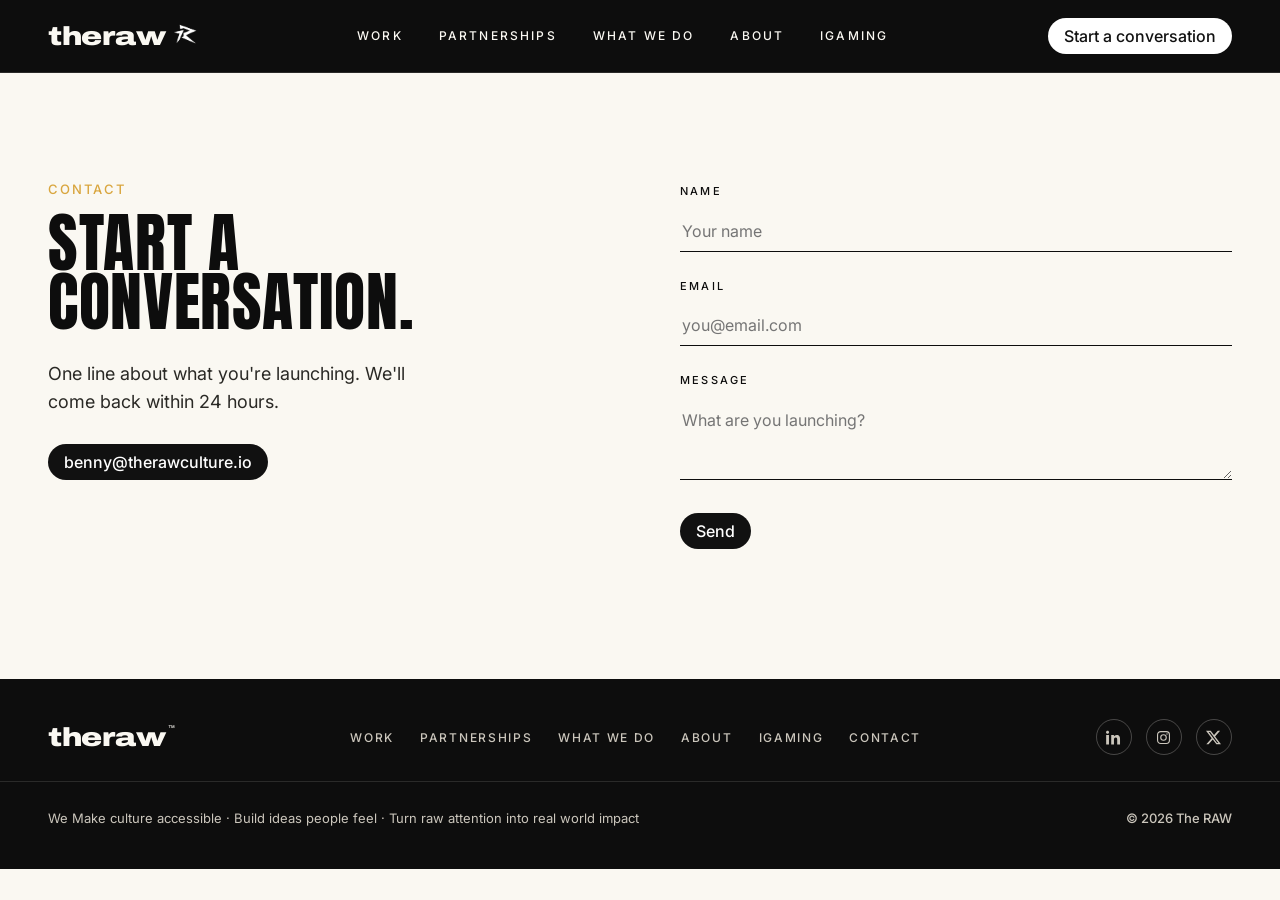
<file: Pages/contact.html>
<!DOCTYPE html>
<html lang="en">
<head>
<meta charset="UTF-8">
<meta name="viewport" content="width=device-width, initial-scale=1.0">
<title>Contact — theraw.</title>
<link rel="preconnect" href="https://fonts.googleapis.com">
<link rel="preconnect" href="https://fonts.gstatic.com" crossorigin>
<link href="https://fonts.googleapis.com/css2?family=Anton&family=Archivo:ital,wdth,wght@0,100,500;0,100,600;0,125,900&family=Inter:wght@400;500;700&display=swap" rel="stylesheet">
<script src="../image-slot.js"></script>
<script src="../site.js" defer></script>
<link rel="stylesheet" href="../site.css">
<link rel="icon" type="image/png" href="../assets/favicon.png">
</head>
<body>

<nav>
  <div class="wrap nav-inner">
    <a href="index.html" class="lockup">theraw<img class="rmark" src="../assets/logo-r.png" alt="The Raw"></a>
    <div class="nav-links">
      <a href="work.html">Work</a>
      <a href="partnerships.html">Partnerships</a>
      <a href="what-we-do.html">What we do</a>
      <a href="about.html">About</a>
      <a href="igaming.html">iGaming</a>
    </div>
    <a href="contact.html" class="raw-btn raw-btn-primary">Start a conversation</a>
  </div>
</nav>

<div class="contact-page">
  <div class="wrap contact-grid">
    <div class="contact-left">
      <div class="kicker">Contact</div>
      <h2>Start a conversation.</h2>
      <p>One line about what you're launching. We'll come back within 24 hours.</p>
      <a class="raw-btn raw-btn-ghost-ink" href="mailto:benny@therawculture.io">benny@therawculture.io</a>
    </div>
    <div>
      <form onsubmit="event.preventDefault();alert('Mockup only — form not wired up.')">
        <div class="field"><label>Name</label><input placeholder="Your name"></div>
        <div class="field"><label>Email</label><input placeholder="you@email.com"></div>
        <div class="field"><label>Message</label><textarea placeholder="What are you launching?"></textarea></div>
        <button class="raw-btn raw-btn-ink" type="submit">Send</button>
      </form>
    </div>
  </div>
</div>

<footer>
  <div class="wrap foot-inner" style="padding-bottom:26px;border-bottom:1px solid rgba(250,248,242,.12);margin-bottom:26px">
    <span class="lockup" style="color:var(--cream)">theraw<span class="tm">™</span></span>
    <div class="foot-nav">
      <a href="work.html">Work</a>
      <a href="partnerships.html">Partnerships</a>
      <a href="what-we-do.html">What we do</a>
      <a href="about.html">About</a>
      <a href="igaming.html">iGaming</a>
      <a href="contact.html">Contact</a>
    </div>
    <div class="foot-social">
      <a href="#" aria-label="LinkedIn"><svg viewBox="0 0 24 24" fill="currentColor"><path d="M4.98 3.5C4.98 4.88 3.87 6 2.5 6S0 4.88 0 3.5 1.12 1 2.5 1s2.48 1.12 2.48 2.5zM.24 8.1h4.52V23H.24V8.1zM8.34 8.1h4.33v2.04h.06c.6-1.14 2.08-2.34 4.28-2.34 4.58 0 5.43 3.01 5.43 6.93V23h-4.52v-7.24c0-1.73-.03-3.95-2.41-3.95-2.41 0-2.78 1.88-2.78 3.83V23H8.34V8.1z"/></svg></a>
      <a href="#" aria-label="Instagram"><svg viewBox="0 0 24 24" fill="none" stroke="currentColor" stroke-width="1.8"><rect x="2.5" y="2.5" width="19" height="19" rx="5"/><circle cx="12" cy="12" r="4.4"/><circle cx="17.6" cy="6.4" r="1.1" fill="currentColor" stroke="none"/></svg></a>
      <a href="#" aria-label="X"><svg viewBox="0 0 24 24" fill="currentColor"><path d="M18.9 1.15h3.68l-8.04 9.19L24 22.85h-7.41l-5.8-7.58-6.64 7.58H.47l8.6-9.83L0 1.15h7.59l5.24 6.93 6.07-6.93zm-1.29 19.5h2.04L6.49 3.24H4.3l13.31 17.41z"/></svg></a>
    </div>
  </div>
  <div class="wrap foot-inner">
    <span>We Make culture accessible · Build ideas people feel · Turn raw attention into real world impact</span>
    <span class="mono">© 2026 The RAW</span>
  </div>
</footer>
</body>
</html>
</file>
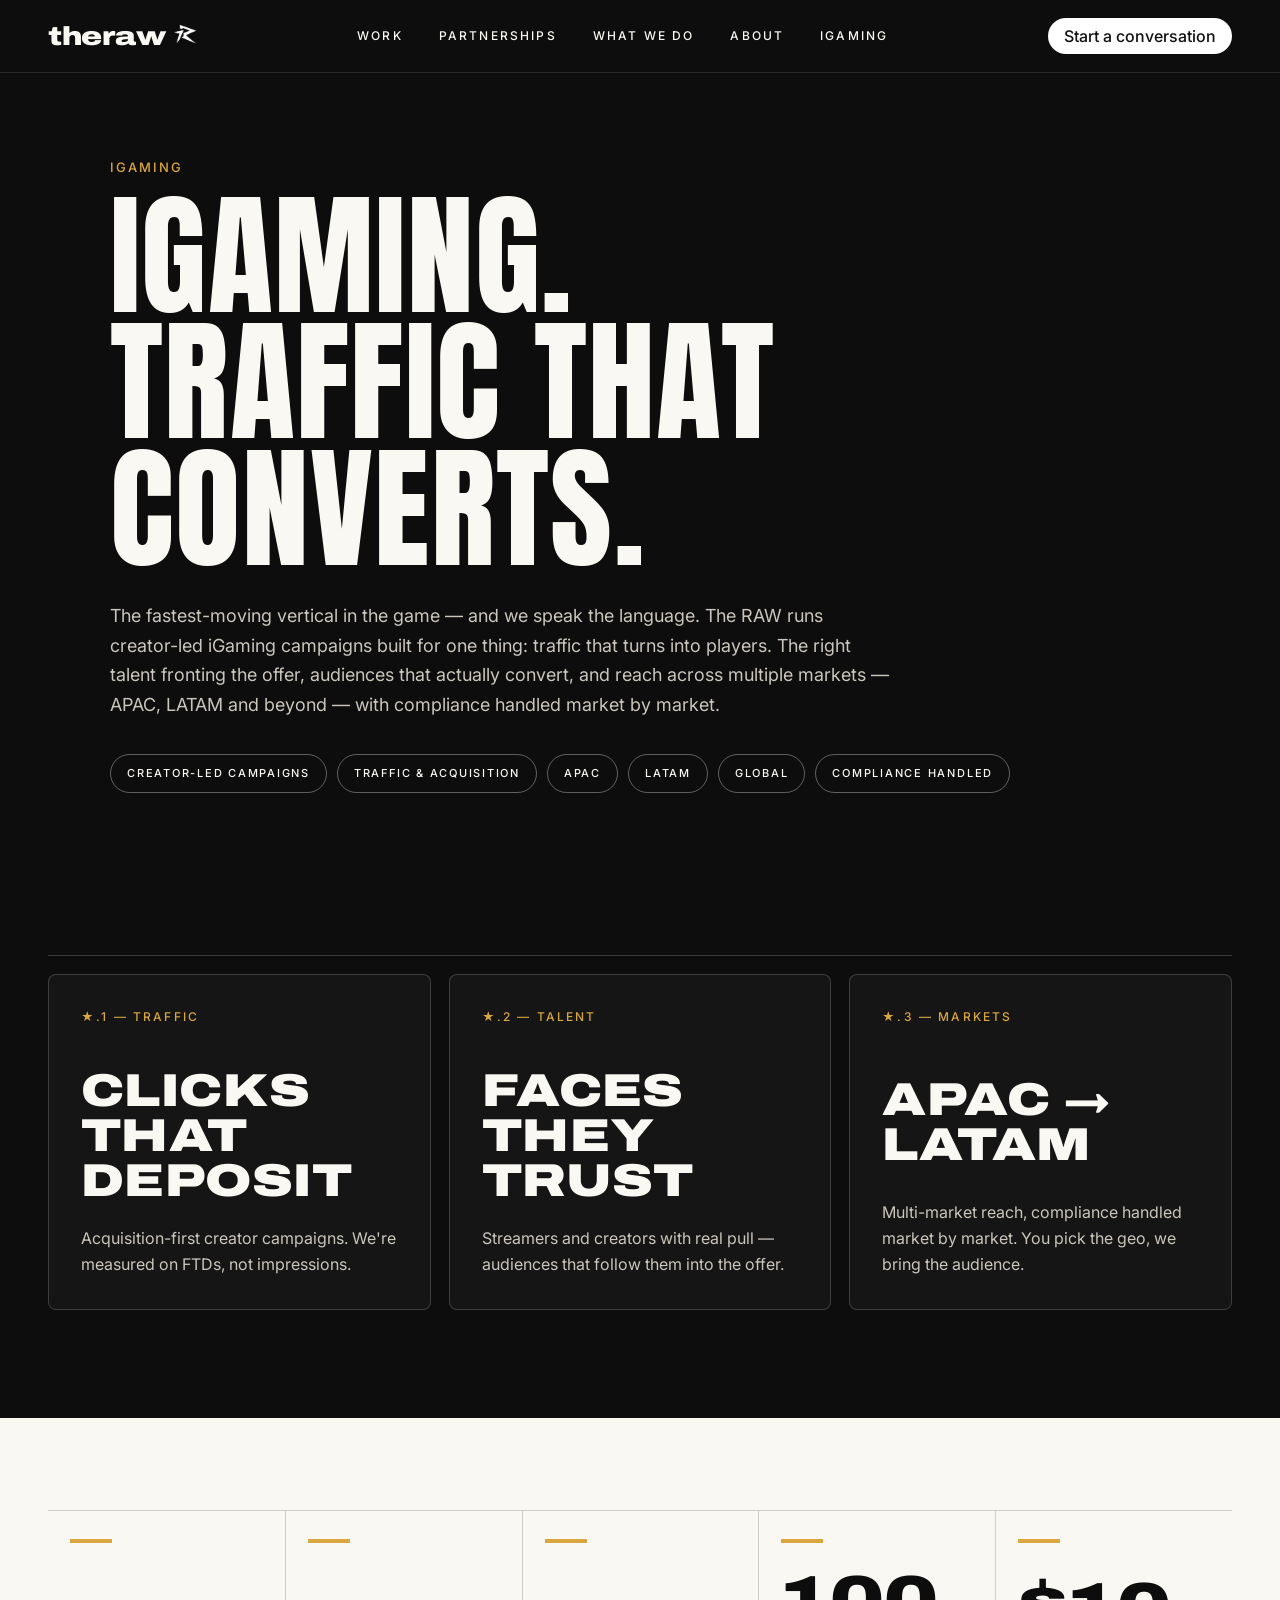
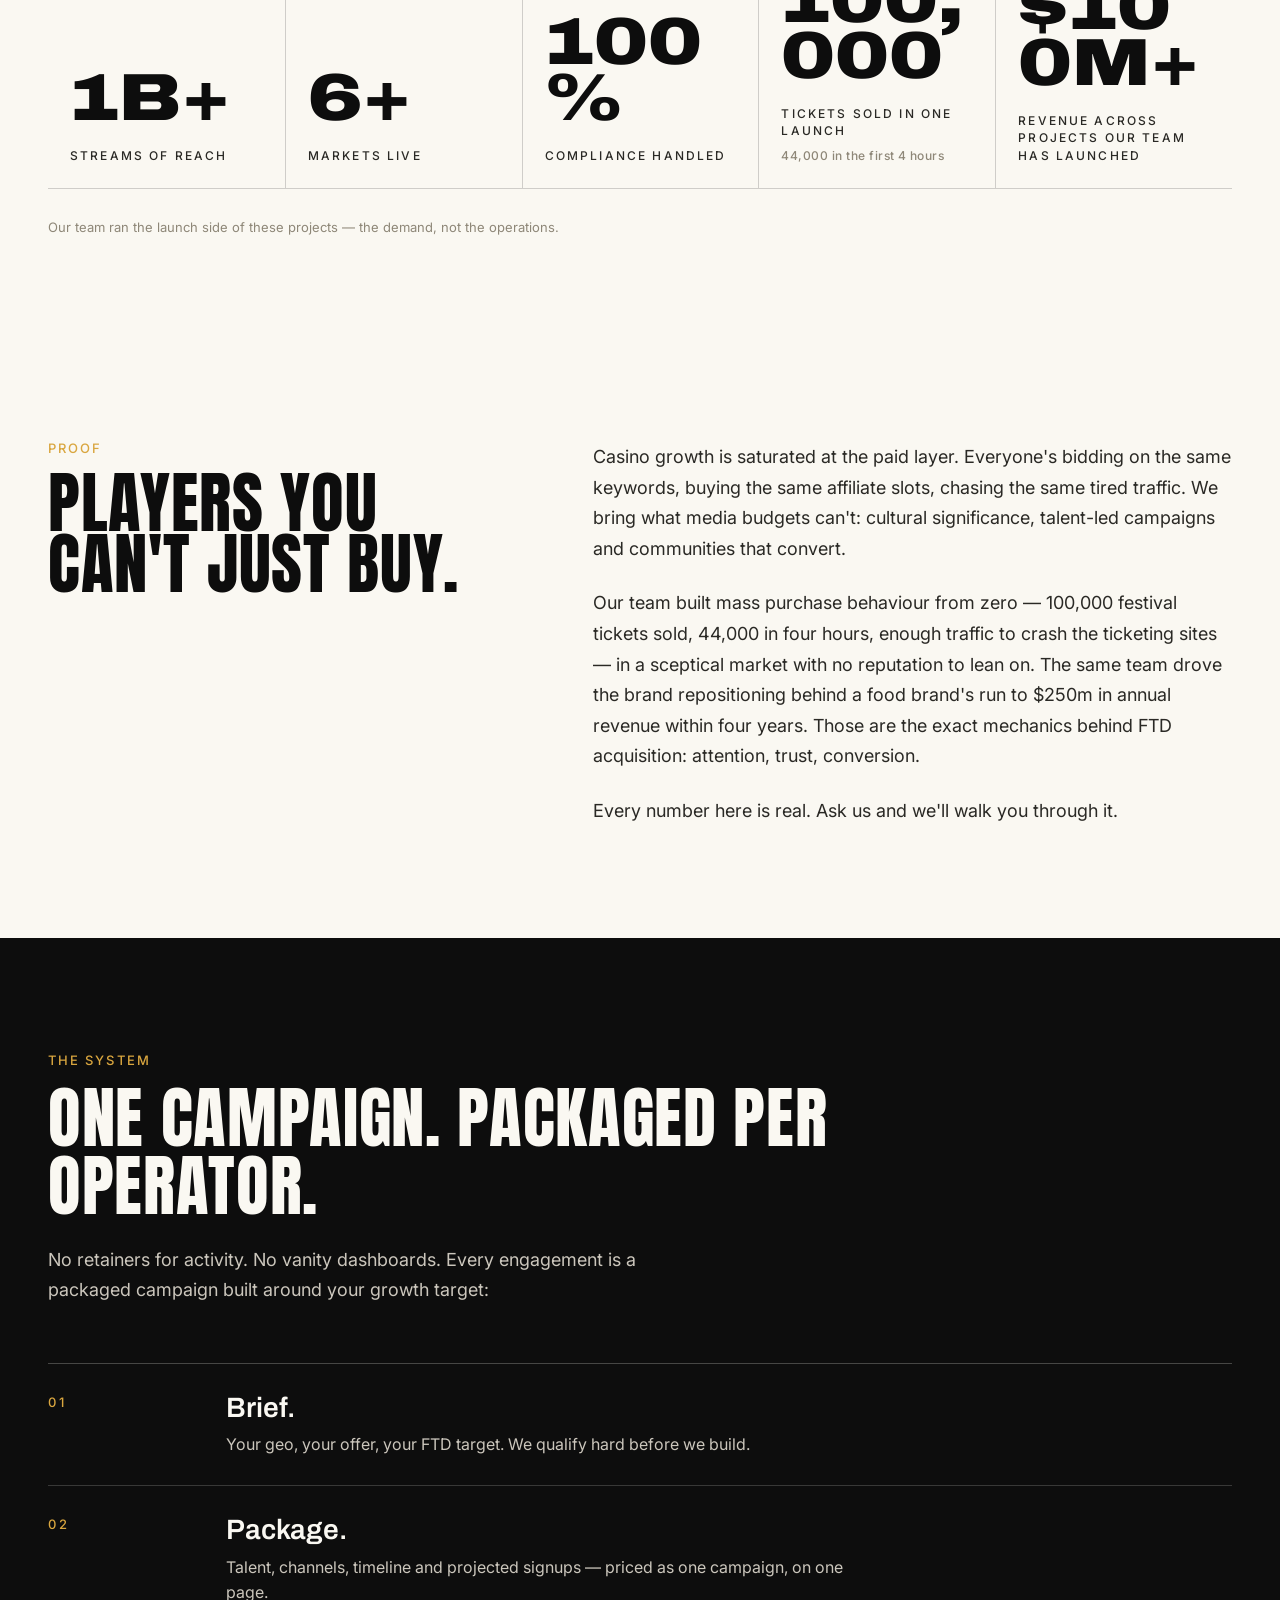
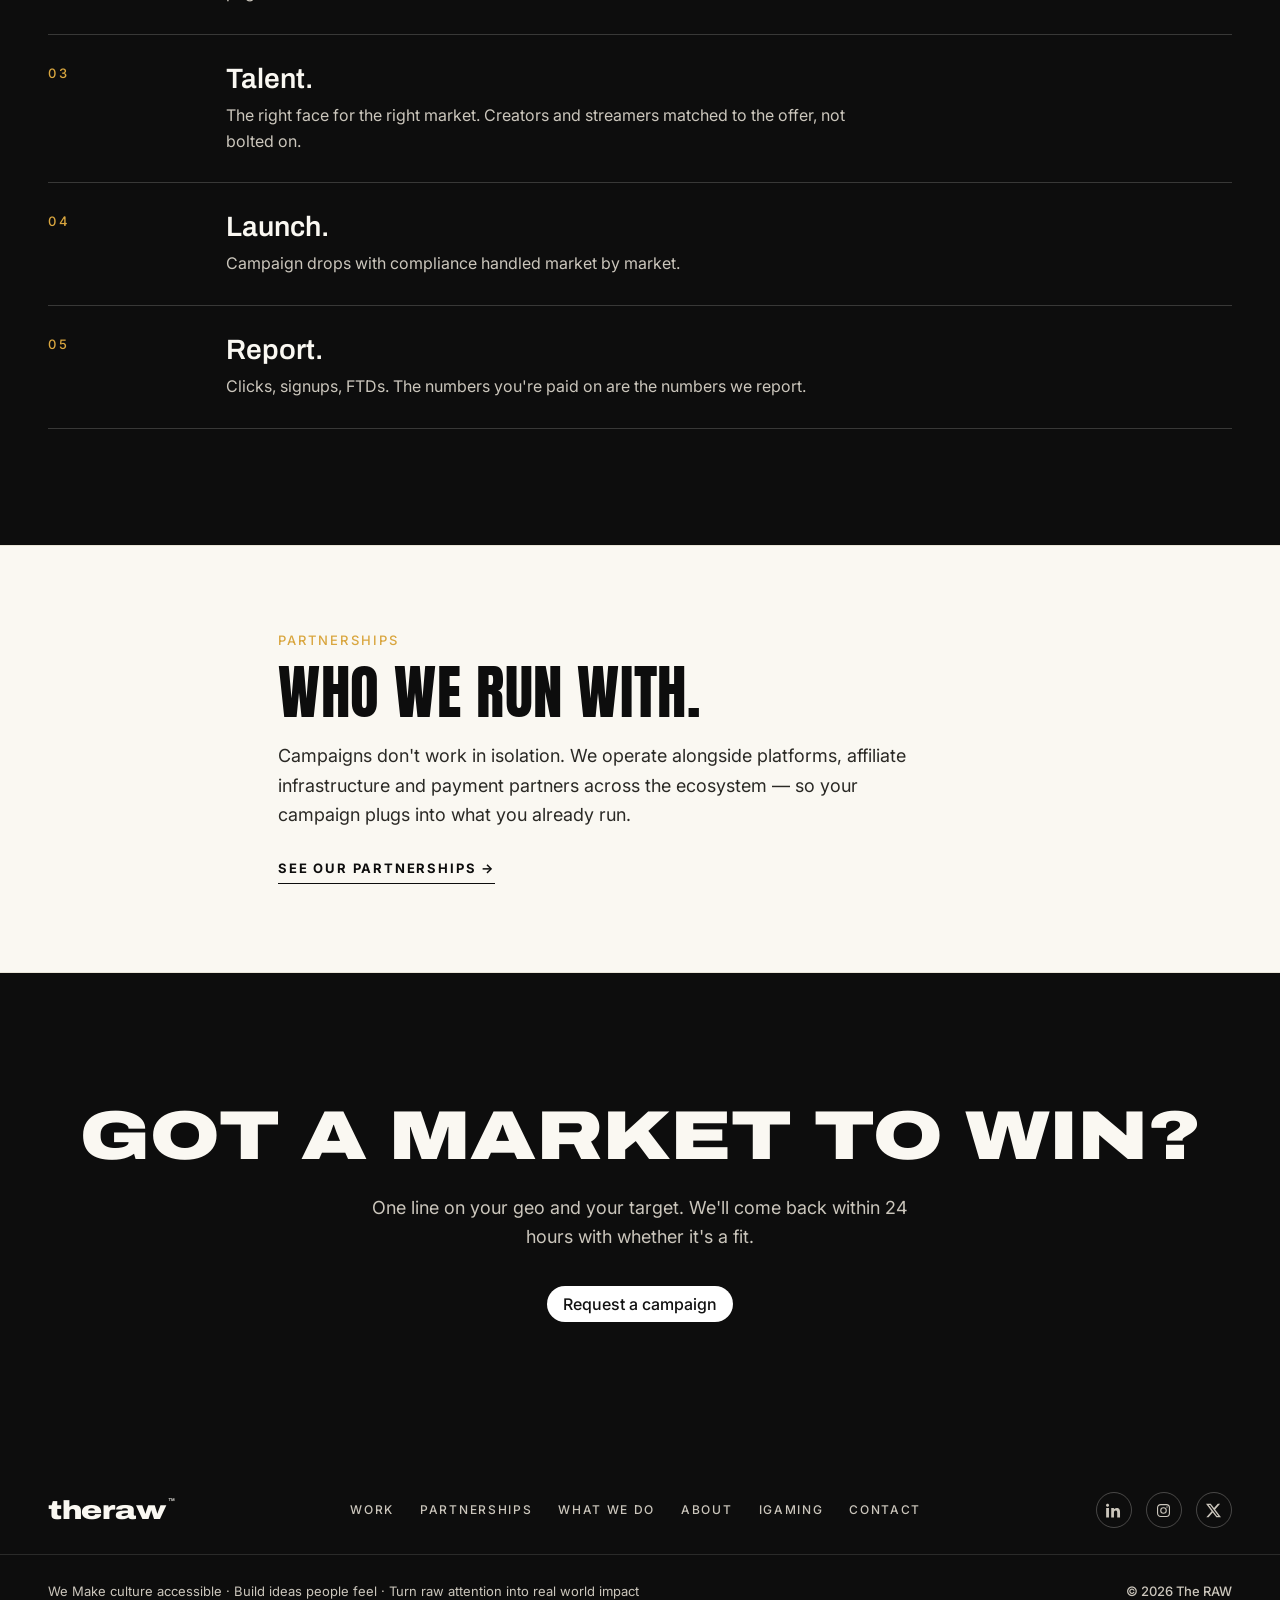
<file: Pages/igaming.html>
<!DOCTYPE html>
<html lang="en">
<head>
<meta charset="UTF-8">
<meta name="viewport" content="width=device-width, initial-scale=1.0">
<title>iGaming — Traffic That Converts | The RAW</title>
<meta name="description" content="Creator-led iGaming campaigns built for FTDs. Talent, traffic and multi-market reach across APAC, LATAM and beyond — compliance handled market by market.">
<meta property="og:title" content="iGaming — Traffic That Converts | The RAW">
<meta property="og:description" content="Creator-led iGaming campaigns built for FTDs. Talent, traffic and multi-market reach across APAC, LATAM and beyond — compliance handled market by market.">
<meta property="og:type" content="website">
<meta property="og:image" content="../assets/og-igaming.png">
<meta property="og:site_name" content="The RAW">
<meta name="twitter:card" content="summary_large_image">
<meta name="twitter:title" content="iGaming — Traffic That Converts | The RAW">
<meta name="twitter:description" content="Creator-led iGaming campaigns built for FTDs. Talent, traffic and multi-market reach across APAC, LATAM and beyond — compliance handled market by market.">
<meta name="twitter:image" content="../assets/og-igaming.png">
<link rel="preconnect" href="https://fonts.googleapis.com">
<link rel="preconnect" href="https://fonts.gstatic.com" crossorigin>
<link href="https://fonts.googleapis.com/css2?family=Anton&family=Archivo:ital,wdth,wght@0,100,500;0,100,600;0,125,900&family=Inter:wght@400;500;700&display=swap" rel="stylesheet">
<script src="../image-slot.js"></script>
<script src="../site.js" defer></script>
<link rel="stylesheet" href="../site.css">
<link rel="icon" type="image/png" href="../assets/favicon.png">
</head>
<body class="dark-page igaming-page">

<nav>
  <div class="wrap nav-inner">
    <a href="index.html" class="lockup">theraw<img class="rmark" src="../assets/logo-r.png" alt="The Raw"></a>
    <div class="nav-links">
      <a href="work.html">Work</a>
      <a href="partnerships.html">Partnerships</a>
      <a href="what-we-do.html">What we do</a>
      <a href="about.html">About</a>
      <a href="igaming.html">iGaming</a>
    </div>
    <a href="contact.html" class="raw-btn raw-btn-primary">Start a conversation</a>
  </div>
</nav>

<header class="ig-hero">
  <div class="wrap">
    <div class="ig-copy">
      <div class="kicker">iGaming</div>
      <h1><span>IGAMING.</span><span>TRAFFIC THAT CONVERTS.</span></h1>
      <p>The fastest-moving vertical in the game &mdash; and we speak the language. The RAW runs creator-led iGaming campaigns built for one thing: traffic that turns into players. The right talent fronting the offer, audiences that actually convert, and reach across multiple markets &mdash; APAC, LATAM and beyond &mdash; with compliance handled market by market.</p>
      <div class="ig-badges" aria-label="Campaign capabilities">
        <span>Creator-led campaigns</span>
        <span>Traffic &amp; acquisition</span>
        <span>APAC</span>
        <span>LATAM</span>
        <span>Global</span>
        <span>Compliance handled</span>
      </div>
      <a class="raw-btn raw-btn-primary" href="mailto:benny@therawculture.io?subject=iGaming%20campaign%20request">Request a campaign</a>
    </div>
  </div>
</header>

<section class="ig-pillars" aria-label="iGaming campaign pillars">
  <div class="wrap">
    <div class="ig-pillars-grid">
      <article class="ig-pillar-card">
        <span>&#9733;.1 &mdash; Traffic</span>
        <h2>CLICKS THAT DEPOSIT</h2>
        <p>Acquisition-first creator campaigns. We're measured on FTDs, not impressions.</p>
      </article>
      <article class="ig-pillar-card">
        <span>&#9733;.2 &mdash; Talent</span>
        <h2>FACES THEY TRUST</h2>
        <p>Streamers and creators with real pull &mdash; audiences that follow them into the offer.</p>
      </article>
      <article class="ig-pillar-card">
        <span>&#9733;.3 &mdash; Markets</span>
        <h2>APAC &rarr; LATAM</h2>
        <p>Multi-market reach, compliance handled market by market. You pick the geo, we bring the audience.</p>
      </article>
    </div>
  </div>
</section>

<section class="ig-stats" aria-label="The RAW iGaming proof points">
  <div class="wrap">
    <div class="ig-stats-grid proof-stats proof-stats-light proof-stats-five">
      <div class="ig-stat proof-stat"><div class="num proof-stat-number">1B+</div><p class="proof-stat-label">Streams of reach</p></div>
      <div class="ig-stat proof-stat"><div class="num proof-stat-number">6+</div><p class="proof-stat-label">Markets live</p></div>
      <div class="ig-stat proof-stat"><div class="num proof-stat-number">100%</div><p class="proof-stat-label">Compliance handled</p></div>
      <div class="ig-stat proof-stat"><div class="num proof-stat-number">100,000</div><p class="proof-stat-label">Tickets sold in one launch <span>44,000 in the first 4 hours</span></p></div>
      <div class="ig-stat proof-stat"><div class="num proof-stat-number">$100m+</div><p class="proof-stat-label">Revenue across projects our team has launched</p></div>
    </div>
    <p class="ig-note proof-stat-note">Our team ran the launch side of these projects &mdash; the demand, not the operations.</p>
  </div>
</section>

<section class="ig-proof">
  <div class="wrap ig-proof-grid">
    <div class="ig-proof-heading">
      <div class="kicker">Proof</div>
      <h2>Players you can't just buy.</h2>
    </div>
    <div class="ig-proof-copy">
      <p>Casino growth is saturated at the paid layer. Everyone's bidding on the same keywords, buying the same affiliate slots, chasing the same tired traffic. We bring what media budgets can't: cultural significance, talent-led campaigns and communities that convert.</p>
      <p>Our team built mass purchase behaviour from zero &mdash; 100,000 festival tickets sold, 44,000 in four hours, enough traffic to crash the ticketing sites &mdash; in a sceptical market with no reputation to lean on. The same team drove the brand repositioning behind a food brand's run to $250m in annual revenue within four years. Those are the exact mechanics behind FTD acquisition: attention, trust, conversion.</p>
      <p>Every number here is real. Ask us and we'll walk you through it.</p>
    </div>
  </div>
</section>

<section class="ig-system">
  <div class="wrap">
    <div class="ig-system-intro">
      <div class="kicker">The system</div>
      <h2>One campaign. Packaged per operator.</h2>
      <p>No retainers for activity. No vanity dashboards. Every engagement is a packaged campaign built around your growth target:</p>
    </div>
    <div class="ig-system-list">
      <div class="ig-system-step"><span>01</span><div><strong>Brief.</strong><p>Your geo, your offer, your FTD target. We qualify hard before we build.</p></div></div>
      <div class="ig-system-step"><span>02</span><div><strong>Package.</strong><p>Talent, channels, timeline and projected signups &mdash; priced as one campaign, on one page.</p></div></div>
      <div class="ig-system-step"><span>03</span><div><strong>Talent.</strong><p>The right face for the right market. Creators and streamers matched to the offer, not bolted on.</p></div></div>
      <div class="ig-system-step"><span>04</span><div><strong>Launch.</strong><p>Campaign drops with compliance handled market by market.</p></div></div>
      <div class="ig-system-step"><span>05</span><div><strong>Report.</strong><p>Clicks, signups, FTDs. The numbers you're paid on are the numbers we report.</p></div></div>
    </div>
  </div>
</section>

<section class="ig-hand-off">
  <div class="wrap ig-hand-off-copy">
    <div class="kicker">Partnerships</div>
    <h2>Who we run with.</h2>
    <p>Campaigns don't work in isolation. We operate alongside platforms, affiliate infrastructure and payment partners across the ecosystem &mdash; so your campaign plugs into what you already run.</p>
    <a class="ig-text-link" href="partnerships.html">See our partnerships &rarr;</a>
  </div>
</section>

<section class="close-cta ig-close">
  <div class="wrap">
    <h2>GOT A MARKET TO WIN?</h2>
    <p>One line on your geo and your target. We'll come back within 24 hours with whether it's a fit.</p>
    <a class="raw-btn raw-btn-primary" href="mailto:benny@therawculture.io?subject=iGaming%20campaign%20request">Request a campaign</a>
  </div>
</section>

<footer>
  <div class="wrap foot-inner" style="padding-bottom:26px;border-bottom:1px solid rgba(250,248,242,.12);margin-bottom:26px">
    <span class="lockup" style="color:var(--cream)">theraw<span class="tm">™</span></span>
    <div class="foot-nav">
      <a href="work.html">Work</a>
      <a href="partnerships.html">Partnerships</a>
      <a href="what-we-do.html">What we do</a>
      <a href="about.html">About</a>
      <a href="igaming.html">iGaming</a>
      <a href="contact.html">Contact</a>
    </div>
    <div class="foot-social">
      <a href="#" aria-label="LinkedIn"><svg viewBox="0 0 24 24" fill="currentColor"><path d="M4.98 3.5C4.98 4.88 3.87 6 2.5 6S0 4.88 0 3.5 1.12 1 2.5 1s2.48 1.12 2.48 2.5zM.24 8.1h4.52V23H.24V8.1zM8.34 8.1h4.33v2.04h.06c.6-1.14 2.08-2.34 4.28-2.34 4.58 0 5.43 3.01 5.43 6.93V23h-4.52v-7.24c0-1.73-.03-3.95-2.41-3.95-2.41 0-2.78 1.88-2.78 3.83V23H8.34V8.1z"/></svg></a>
      <a href="#" aria-label="Instagram"><svg viewBox="0 0 24 24" fill="none" stroke="currentColor" stroke-width="1.8"><rect x="2.5" y="2.5" width="19" height="19" rx="5"/><circle cx="12" cy="12" r="4.4"/><circle cx="17.6" cy="6.4" r="1.1" fill="currentColor" stroke="none"/></svg></a>
      <a href="#" aria-label="X"><svg viewBox="0 0 24 24" fill="currentColor"><path d="M18.9 1.15h3.68l-8.04 9.19L24 22.85h-7.41l-5.8-7.58-6.64 7.58H.47l8.6-9.83L0 1.15h7.59l5.24 6.93 6.07-6.93zm-1.29 19.5h2.04L6.49 3.24H4.3l13.31 17.41z"/></svg></a>
    </div>
  </div>
  <div class="wrap foot-inner">
    <span>We Make culture accessible · Build ideas people feel · Turn raw attention into real world impact</span>
    <span class="mono">© 2026 The RAW</span>
  </div>
</footer>
</body>
</html>
</file>
<file: site.css>
/* THE RAW — shared site styles */
  :root{
    --cream:#FAF8F2;
    --ink:#0D0D0D;
    --orange:#D9A63F;
    --lime:#E9E5D8;
    --purple:#8A6512;
    --red:#8A6512;
    --volt:#D9A63F;
    --grey:#CBC6BC;
    /* ---- Type families ---- */
    --font-body:'Inter',sans-serif;      /* Body + Caption/Label (unchanged) */
    --font-archivo:'Archivo',sans-serif; /* Archivo — H1, H3, H4, H5 */
    --font-anton:'Anton',sans-serif;     /* Anton — H2 (Poster Cut) */
    /* ---- Heading scale (H1–H5) ---- */
    --font-h1:var(--font-archivo);  /* H1 · Hero/Campaign · Archivo Black 900, Expanded 125% */
    --font-h2:var(--font-anton);    /* H2 · Poster Cut · Anton */
    --font-h3:var(--font-archivo);  /* H3 · Archivo SemiBold 600 */
    --font-h4:var(--font-archivo);  /* H4 · Archivo SemiBold 600 */
    --font-h5:var(--font-archivo);  /* H5 · Archivo Medium 500 */
    /* ---- Back-compat aliases (existing component rules resolve through these) ---- */
    --font-heading:var(--font-h3);  /* Archivo heading family (H3–H5) */
    --font-campaign:var(--font-h1); /* Hero/Campaign → H1 */
    --font-poster:var(--font-h2);   /* Poster Cut → H2 */
    /* aliases used by the interaction-layer (raw-*) components */
    --raw-cream:var(--cream);
    --raw-black:var(--ink);
    --raw-orange:var(--orange);
    --raw-font-body:var(--font-body);
  }
  *{margin:0;padding:0;box-sizing:border-box}
  html{scroll-behavior:smooth}
  body{background:var(--cream);color:var(--ink);font-family:var(--font-body);font-weight:400;font-size:16px;line-height:1.6;-webkit-font-smoothing:antialiased;overflow-x:hidden}
  .display{font-family:var(--font-heading);font-weight:600;line-height:1.12;letter-spacing:-.01em}
  h1,h2,h3{font-family:var(--font-h2);font-weight:400;text-transform:uppercase;line-height:.92;letter-spacing:.01em}
  .mono{font-family:var(--font-body);font-weight:500}

  /* ---- Heading scale ---------------------------------------------------
     Apply as classes so the loud voices sit at the top of the hierarchy
     without rebinding semantic tags. H1 = Hero/Campaign, H2 = Poster Cut,
     H3–H5 = the Archivo header weights. Body & caption are unchanged. */
  .h1{font-family:var(--font-h1);font-weight:900;font-stretch:125%;text-transform:uppercase;font-size:clamp(56px,9vw,125px);line-height:.98;letter-spacing:.01em}
  .h2{font-family:var(--font-h2);font-weight:400;text-transform:uppercase;font-size:clamp(48px,8vw,120px);line-height:.92;letter-spacing:.01em}
  .h3{font-family:var(--font-h3);font-weight:600;font-size:clamp(40px,5vw,64px);line-height:1.12;letter-spacing:-.01em}
  .h4{font-family:var(--font-h4);font-weight:600;font-size:clamp(28px,3.5vw,40px);line-height:1.14;letter-spacing:-.01em}
  .h5{font-family:var(--font-h5);font-weight:500;font-size:clamp(20px,2vw,24px);line-height:1.2;letter-spacing:-.005em}
  a{color:inherit;text-decoration:none}
  .wrap{max-width:1440px;margin:0 auto;padding:0 48px}
  @media(max-width:720px){.wrap{padding:0 20px}}

  /* ---------- NAV ---------- */
  nav{position:sticky;top:0;z-index:100;background:var(--ink);color:var(--cream);border-bottom:1px solid rgba(250,248,242,.12)}
  .nav-links a:hover{color:#D9A63F}
  .nav-inner{display:flex;align-items:center;justify-content:space-between;height:72px}
  .logo{font-weight:700;font-size:26px;letter-spacing:-.03em}
  .lockup{display:inline-flex;align-items:center;gap:7px;font-family:var(--font-campaign);font-weight:900;font-stretch:125%;letter-spacing:-.01em;font-size:26px;line-height:1}
  .lockup .tm{font-size:7px;align-self:flex-start;margin-left:-4px;letter-spacing:0;font-weight:600;font-stretch:100%}
  .lockup .rmark{height:21px;width:auto;margin-left:1px;transform:translateY(-1px)}
  .nav-links{display:flex;gap:36px;font-size:12px;font-weight:500;letter-spacing:.18em;text-transform:uppercase}
  .nav-links a{position:relative;padding:4px 0}
  /* ---------- BUTTONS (raw-btn) ---------- */
  .raw-btn{
    display:inline-flex;
    align-items:center;
    justify-content:center;
    gap:8px;
    min-height:34px;
    border:none;
    border-radius:30px;
    padding:6px 16px;
    font-family:var(--raw-font-body);
    font-size:16px;
    font-weight:500;
    letter-spacing:normal;
    line-height:24px;
    cursor:pointer;
    transition:
      background-color 180ms ease,
      color 180ms ease,
      opacity 180ms ease;
  }
  /* on dark sections */
  .raw-btn-primary,.raw-btn-secondary{background:#FFFFFF;color:#111111}
  .raw-btn-primary:hover,.raw-btn-secondary:hover{background:#CACACB;color:#111111}
  /* on light sections */
  .raw-btn-ink,.raw-btn-ghost-ink{background:#111111;color:#FFFFFF}
  .raw-btn-ink:hover,.raw-btn-ghost-ink:hover{background:#707072;color:#FFFFFF}
  @media(max-width:1120px){.nav-links{gap:22px}}
  @media(max-width:900px){.nav-links{display:none}}

  /* ---------- MOTION (raw-reveal) ---------- */
  .raw-reveal{
    opacity:0;
    transform:translateY(18px);
    transition:
      opacity 500ms ease,
      transform 500ms cubic-bezier(.25,.46,.45,.94);
  }
  .raw-reveal.is-visible{opacity:1;transform:translateY(0)}
  .raw-card-media img,
  .raw-card-media video,
  .raw-card-media image-slot{
    transition:transform 350ms cubic-bezier(.25,.46,.45,.94);
  }
  .raw-card:hover .raw-card-media img,
  .raw-card:hover .raw-card-media video,
  .raw-card:hover .raw-card-media image-slot{
    transform:scale(1.035);
  }

  /* ---------- HORIZONTAL BROWSE ROW ---------- */
  .browse-row{
    display:flex;gap:18px;
    overflow-x:auto;
    scroll-snap-type:x mandatory;
    scrollbar-width:none;
    margin:0 -48px;padding:4px 48px 8px;
  }
  .browse-row::-webkit-scrollbar{display:none}
  .browse-row>*{flex:0 0 min(400px,78vw);scroll-snap-align:start}
  @media(max-width:720px){.browse-row{margin:0 -20px;padding-left:20px;padding-right:20px}}
  .browse-ctl{display:flex;gap:10px;align-self:flex-end}
  .browse-ctl button{
    width:44px;height:44px;border-radius:50%;
    border:1px solid rgba(255,255,255,0.35);
    background:transparent;color:var(--cream);
    font-size:17px;cursor:pointer;
    transition:background-color 180ms ease,color 180ms ease,opacity 180ms ease;
  }
  .browse-ctl button:hover{background:var(--cream);color:var(--ink)}
  .browse-ctl button:disabled{opacity:.3;pointer-events:none}

  /* ---------- SCROLL VIDEO INTRO ---------- */
  .vid-journey{height:320vh;background:var(--ink)}
  .vj-sticky{position:sticky;top:72px;height:calc(100vh - 72px);overflow:hidden}
  .vj-sticky video{position:absolute;inset:0;width:100%;height:100%;object-fit:cover;will-change:opacity,transform}
  .vj-hint{position:absolute;left:0;right:0;bottom:5vh;display:flex;flex-direction:column;align-items:center;gap:12px;z-index:3;color:var(--cream)}
  .vj-hint .scroll-word{font-size:11px;letter-spacing:.35em;text-transform:uppercase;opacity:.6}
  .vj-hint .scroll-line{display:block;width:1px;height:34px;background:var(--cream);opacity:.5;animation:hj-bounce 1.6s ease-in-out infinite}

  /* ---------- HERO / GLOBE JOURNEY ---------- */
  .hero{background:var(--ink);color:var(--cream);padding:48px 0 72px}
  .hero h1{font-size:clamp(48px,8.6vw,155px);line-height:.96;word-spacing:.04em}
  .hero-journey{height:520vh;background:var(--cream);color:var(--ink)}
  .hj-sticky{position:sticky;top:72px;height:calc(100vh - 72px);overflow:hidden;display:flex;flex-direction:column;justify-content:flex-end}
  .hj-sticky canvas{position:absolute;inset:0;width:100%;height:100%;display:block}
  .hj-hint{position:absolute;left:0;right:0;bottom:5vh;display:flex;flex-direction:column;align-items:center;gap:12px;z-index:3}
  .hj-hint .tagline{font-size:clamp(13px,1.1vw,16px);font-weight:500;letter-spacing:.28em;text-transform:uppercase;opacity:.85}
  .hj-hint .scroll-word{font-size:11px;letter-spacing:.35em;text-transform:uppercase;opacity:.55}
  .hj-hint .scroll-line{display:block;width:1px;height:34px;background:var(--ink);opacity:.5;animation:hj-bounce 1.6s ease-in-out infinite}
  @keyframes hj-bounce{0%,100%{transform:translateY(0)}50%{transform:translateY(8px)}}
  .hj-caps{position:absolute;z-index:3;left:48px;bottom:9vh;max-width:min(600px,80vw);pointer-events:none}
  @media(max-width:720px){.hj-caps{left:20px}}
  .hj-cap{position:absolute;left:0;bottom:0;opacity:0;transform:translateY(24px)}
  .hj-cap .cap-head{display:flex;align-items:baseline;gap:14px}
  .hj-cap .cap-idx{font-size:clamp(12px,1vw,15px);font-weight:500;letter-spacing:.3em;color:var(--orange)}
  .hj-cap .cap-city{font-family:var(--font-poster);text-transform:uppercase;font-size:clamp(44px,6.5vw,104px);line-height:.95;letter-spacing:.01em}
  .hj-cap p{margin-top:14px;font-size:clamp(15px,1.3vw,20px);line-height:1.5;color:rgba(13,13,13,.75);max-width:44ch}
  .hj-cap .cap-city{font-family:var(--font-poster);text-transform:uppercase;display:inline-block}
  /* ---------- POSTER MODULE (standalone) ---------- */
  .poster-hero{padding:110px 0 96px;background:var(--cream);text-align:center}
  .poster-cut{display:flex;flex-direction:column;align-items:center}
  .pc-line{font-family:var(--font-poster);text-transform:uppercase;font-size:clamp(64px,11vw,170px);line-height:.88;color:var(--orange);letter-spacing:.005em}
  .pc-sign{font-family:var(--font-poster);text-transform:uppercase;font-size:clamp(32px,4.4vw,68px);line-height:1;color:var(--ink);margin-top:22px}
  .poster-sub{margin-top:18px;text-align:center;font-family:var(--font-body);font-weight:500;font-size:clamp(12px,1.1vw,15px);letter-spacing:.24em;text-transform:uppercase;color:var(--orange)}
  .poster-ctas{display:flex;gap:12px;justify-content:center;margin-top:32px;flex-wrap:wrap}
  .yolk{white-space:nowrap;color:#D9A63F}
  /* ---------- STATEMENT MODULE (who we serve) ---------- */
  .statement{padding:130px 0 120px;background:var(--cream)}
  .statement-copy{max-width:1020px;font-family:var(--font-heading);font-weight:600;font-size:clamp(26px,3.4vw,44px);line-height:1.28;letter-spacing:-.01em;color:rgba(13,13,13,.58)}
  .statement-copy strong{font-weight:600;color:var(--ink)}
  .statement .who-foot{margin-top:48px;max-width:1020px;color:var(--cream)}
  .statement .who-card{background:var(--ink);border-color:rgba(13,13,13,.18);backdrop-filter:none}
  .statement .who-card:hover{border-color:var(--orange)}

  /* ---------- WHO MEDIA MODULE (full-bleed video + audience cards) ---------- */
  .who-media{position:relative;min-height:82vh;background:var(--ink);color:var(--cream);overflow:hidden}
  .video-slot{position:absolute;inset:0;display:grid;place-items:center;background:radial-gradient(90% 70% at 50% 38%,#1d1b16,#0D0D0D 78%)}
  .video-slot::before{content:"";position:absolute;inset:18px;border:1px dashed rgba(250,248,242,.2);border-radius:12px}
  .vs-inner{display:flex;flex-direction:column;align-items:center;gap:18px;transform:translateY(-9vh)}
  .vs-play{width:76px;height:76px;border:1px solid rgba(250,248,242,.5);border-radius:50%;display:grid;place-items:center;font-size:20px;color:var(--cream);padding-left:5px}
  .vs-cap{font-size:12px;font-weight:500;letter-spacing:.18em;text-transform:uppercase;color:rgba(250,248,242,.55)}
  .who-scrim{position:absolute;inset:0;background:linear-gradient(180deg,transparent 48%,rgba(13,13,13,.88));pointer-events:none}
  .who-foot{position:relative;z-index:1;width:100%}
  .who-kick{font-size:12px;font-weight:500;letter-spacing:.22em;text-transform:uppercase;color:var(--orange);margin-bottom:16px}
  .who-ctas{display:grid;grid-template-columns:1fr 1fr;gap:16px}
  @media(max-width:820px){.who-ctas{grid-template-columns:1fr}}
  .who-card{position:relative;display:block;border:1px solid rgba(250,248,242,.28);border-radius:16px;padding:34px 104px 30px 34px;background:rgba(13,13,13,.55);backdrop-filter:blur(6px);transition:border-color 180ms ease,transform 180ms ease}
  .who-card small{display:block;font-size:12px;font-weight:500;letter-spacing:.22em;text-transform:uppercase;color:var(--orange);margin-bottom:12px}
  .who-line{display:block;font-family:var(--font-heading);font-weight:600;font-size:clamp(22px,2.4vw,34px);line-height:1.15}
  .who-card .arrow{position:absolute;top:50%;right:30px;transform:translateY(-50%);width:52px;height:52px;border:1px solid rgba(250,248,242,.4);border-radius:50%;display:grid;place-items:center;font-size:20px;transition:background-color 180ms ease,color 180ms ease,border-color 180ms ease}
  .who-card:hover{border-color:var(--cream);transform:translateY(-2px)}
  .who-card:hover .arrow{background:var(--cream);color:var(--ink);border-color:var(--cream)}

  /* ---------- TICKER ---------- */
  .ticker{background:var(--ink);color:var(--cream);overflow:hidden;padding:16px 0;border-top:1px solid var(--ink)}
  .ticker-track{display:flex;gap:56px;white-space:nowrap;animation:scroll 28s linear infinite;font-family:var(--font-poster);text-transform:uppercase;font-size:21px;letter-spacing:.06em}
  .ticker-track span em{color:var(--orange);font-style:normal;margin-right:56px}
  @keyframes scroll{from{transform:translateX(0)}to{transform:translateX(-50%)}}

  /* ---------- F1 CAMPAIGN (full-bleed) ---------- */
  .f1{position:relative;min-height:92vh;display:flex;align-items:flex-end;background:radial-gradient(120% 160% at 85% 10%,rgba(217,166,63,.30),transparent 55%),var(--ink);color:var(--cream);padding:96px 0 72px;cursor:pointer;overflow:hidden}
  .f1-bg-video,.f1>image-slot{position:absolute;inset:0;width:100%;height:100%;object-fit:cover;object-position:center center;opacity:.55;filter:grayscale(.2) contrast(1.04);pointer-events:none}
  .f1-bg-video{transform:scale(1.01)}
  .f1-scrim{position:absolute;inset:0;background:linear-gradient(180deg,rgba(13,13,13,.15) 30%,rgba(13,13,13,.82));pointer-events:none}
  .f1-copy{position:relative;z-index:1;max-width:760px}
  .f1-live{display:inline-flex;align-items:center;gap:10px;border:1px solid rgba(250,248,242,.35);border-radius:100px;padding:9px 18px;font-family:var(--font-body);font-size:11px;font-weight:500;letter-spacing:.2em;text-transform:uppercase;margin-bottom:26px}
  .f1-live::before{content:"";width:9px;height:9px;border-radius:50%;background:var(--red);animation:pulse 1.4s infinite}
  @keyframes pulse{0%,100%{opacity:1;box-shadow:0 0 0 0 rgba(217,166,63,.6)}50%{opacity:.6;box-shadow:0 0 0 8px rgba(217,166,63,0)}}
  .f1-copy h2{font-family:var(--font-campaign);font-weight:900;font-stretch:125%;text-transform:uppercase;letter-spacing:.01em;line-height:.98;font-size:clamp(42px,6vw,88px)}
  .f1-copy h2 .accent{color:var(--orange)}
  .f1-copy p{max-width:560px;font-size:17px;line-height:1.55;color:var(--grey);margin:22px 0 32px}
  .f1-ctas{display:flex;gap:12px;flex-wrap:wrap}
  .partnership-f1{cursor:default}

  /* ---------- PARTNERSHIPS TEASER (home) ---------- */
  .cooking-module{background:var(--ink);color:var(--cream);padding:116px 0;overflow:hidden}
  .cooking-grid{display:grid;grid-template-columns:minmax(0,.82fr) minmax(420px,1fr);gap:70px;align-items:center}
  .cooking-module .kicker{color:var(--orange)}
  .cooking-copy h2{font-family:var(--font-campaign);font-weight:900;font-stretch:125%;text-transform:uppercase;font-size:76px;line-height:.98;max-width:780px}
  .cooking-copy p{margin-top:24px;max-width:560px;font-size:18px;line-height:1.6;color:var(--grey)}
  .cooking-ctas{display:flex;gap:12px;flex-wrap:wrap;margin-top:34px}
  .cooking-board{display:grid;grid-template-columns:1fr 1fr;gap:12px}
  .cooking-ticket{position:relative;display:flex;border-radius:8px;min-height:208px;overflow:hidden;border:1px solid rgba(250,248,242,.16)}
  .cooking-ticket-image{align-items:flex-end;padding:20px;background:#151515;color:var(--cream)}
  .cooking-ticket-image img{position:absolute;inset:0;width:100%;height:100%;object-fit:cover;filter:grayscale(.25) contrast(1.05);opacity:.72;transition:transform 350ms cubic-bezier(.25,.46,.45,.94)}
  .cooking-ticket-f1 img{object-position:center center}
  .cooking-ticket-image::after{content:"";position:absolute;inset:0;background:linear-gradient(180deg,rgba(13,13,13,.05),rgba(13,13,13,.8))}
  .cooking-ticket-image span,
  .cooking-ticket-label{position:relative;z-index:1;font-family:var(--font-heading);font-size:24px;font-weight:600;line-height:1.05}
  .cooking-ticket-image:hover img{transform:scale(1.035)}
  .cooking-ticket-video{background:#0D0D0D}
  .cooking-ticket-video iframe{position:absolute;inset:0;width:100%;height:100%;border:0}
  .cooking-ticket-video::after{pointer-events:none;z-index:1}
  .cooking-ticket-video span,
  .cooking-ticket-video .cooking-ticket-label{z-index:2}
  .cooking-ticket-type{flex-direction:column;background:var(--cream);color:var(--ink);padding:26px}
  .cooking-ticket-type small{font-size:11px;font-weight:500;line-height:1.4;text-transform:uppercase;color:#6E6E75}
  .cooking-ticket-type strong{display:block;margin-top:22px;font-family:var(--font-heading);font-size:38px;line-height:1.02;font-weight:600}
  .cooking-ticket-type em{margin-top:auto;font-style:normal;font-size:14px;font-weight:500;color:#2A2925}
  .cooking-stat{grid-column:1 / -1;display:flex;gap:28px;justify-content:space-between;align-items:center;border:1px solid rgba(250,248,242,.18);border-radius:8px;background:#151515;padding:24px 26px}
  .cooking-stat strong{font-family:var(--font-heading);font-size:28px;line-height:1.08;font-weight:600}
  .cooking-stat span{max-width:430px;font-size:15px;line-height:1.5;color:var(--grey)}
  @media(max-width:980px){
    .cooking-grid{grid-template-columns:1fr;gap:48px}
    .cooking-copy h2{font-size:58px}
  }
  @media(max-width:640px){
    .cooking-module{padding:82px 0}
    .cooking-copy h2{font-size:42px}
    .cooking-copy p{font-size:16px}
    .cooking-board{grid-template-columns:1fr}
    .cooking-ticket{min-height:190px}
    .cooking-stat{grid-column:auto;display:block}
    .cooking-stat span{display:block;margin-top:12px}
  }

  /* ---------- SECTION HEADERS ---------- */
  section{padding:110px 0}
  .kicker{display:block;color:#D9A63F;font-family:var(--font-body);font-weight:500;font-size:13px;letter-spacing:.16em;text-transform:uppercase;margin-bottom:18px;line-height:1}
  .sec-head{display:flex;justify-content:space-between;align-items:flex-end;gap:40px;margin-bottom:64px;flex-wrap:wrap}
  .sec-head h2{font-size:clamp(40px,5vw,64px)}
  .sec-head p{max-width:400px;font-size:18px;line-height:1.5;color:#2A2925}

  /* ---------- SERVICES ---------- */
  .svc{border-top:1.5px solid var(--ink)}
  .svc-item{border-bottom:1.5px solid var(--ink)}
  .svc-row{display:grid;grid-template-columns:90px 1fr auto auto;align-items:center;gap:24px;padding:30px 0;cursor:pointer;transition:transform 180ms ease}
  .svc-row:hover{transform:translateX(8px)}
  .svc-num{font-family:var(--font-body);font-weight:500;color:var(--orange);font-size:15px}
  .svc-title{font-family:var(--font-heading);font-weight:600;font-size:clamp(24px,3vw,36px);line-height:1.1}
  .svc-tags{display:flex;gap:8px}
  .tag{font-size:10px;font-weight:500;letter-spacing:.14em;text-transform:uppercase;padding:6px 13px;border-radius:100px}
  .tag.b{background:var(--lime)}
  .tag.t{background:var(--purple);color:#fff}

  /* ---------- DARK BAND (breaks up the cream) ---------- */
  .dark-band{background:var(--ink);color:var(--cream)}
  .dark-band .sec-head p{color:var(--grey)}
  .svc-toggle{width:44px;height:44px;border:1.5px solid var(--ink);border-radius:50%;display:grid;place-items:center;font-size:22px;font-weight:300;transition:.3s;flex-shrink:0}
  .svc-item.open .svc-toggle{background:var(--ink);color:var(--cream);transform:rotate(45deg)}
  .svc-body{max-height:0;overflow:hidden;transition:max-height .45s ease}
  .svc-item.open .svc-body{max-height:400px}
  .svc-body-inner{display:grid;grid-template-columns:90px 1fr 1fr;gap:24px;padding:0 0 40px}
  .svc-body-inner p{font-size:18px;line-height:1.55;color:#2A2925;max-width:480px}
  .svc-body-inner ul{list-style:none;font-family:var(--font-body);font-size:15px;font-weight:500;display:flex;flex-direction:column;gap:12px}
  .svc-body-inner ul li::before{content:"→ ";color:var(--orange)}
  @media(max-width:820px){
    .svc-row{grid-template-columns:50px 1fr auto}
    .svc-tags{display:none}
    .svc-body-inner{grid-template-columns:1fr;padding-left:50px}
  }

  /* ---------- INDUSTRIES (editorial browse row) ---------- */
  .ind-card{cursor:pointer}
  .ind-card .raw-card-media{position:relative;aspect-ratio:4/5;border-radius:8px;overflow:hidden;background:#1a1a1a}
  .ind-card .raw-card-media image-slot{position:absolute;inset:0}
  .ind-card .mono{display:block;font-size:12px;font-weight:500;color:var(--orange);letter-spacing:.14em;margin-top:18px}
  .ind-card h3{font-size:20px;margin:8px 0 6px}
  .ind-card p{font-size:15px;line-height:1.5;color:var(--grey)}

  /* ---------- SHOWCASE OVERLAY ---------- */
  .showcase{position:fixed;inset:0;z-index:200;background:var(--ink);color:var(--cream);overflow-y:auto;transform:translateY(100%);transition:transform .45s cubic-bezier(.7,0,.2,1);visibility:hidden}
  .showcase.open{transform:translateY(0);visibility:visible}
  .sc-top{position:sticky;top:0;display:flex;justify-content:space-between;align-items:center;padding:22px 48px;background:linear-gradient(var(--ink) 60%,transparent);z-index:5}
  .sc-close{width:52px;height:52px;border:1.5px solid var(--cream);border-radius:50%;background:transparent;color:var(--cream);font-size:20px;cursor:pointer;transition:.2s}
  .sc-close:hover{background:var(--cream);border-color:var(--cream);color:var(--ink)}
  .sc-body{padding:30px 48px 90px;max-width:1440px;margin:0 auto}
  @media(max-width:720px){.sc-top,.sc-body{padding-left:20px;padding-right:20px}}
  .sc-body h2{font-size:clamp(40px,5vw,64px)}
  .sc-body h2 .accent{color:var(--orange)}
  .sc-lede{display:flex;gap:48px;flex-wrap:wrap;align-items:flex-start;margin:36px 0 60px}
  .sc-lede p{max-width:560px;font-size:18px;line-height:1.55;color:var(--grey)}
  .sc-chips{display:flex;gap:10px;flex-wrap:wrap;max-width:480px}
  .sc-chips span{border:1px solid rgba(250,248,242,.4);border-radius:100px;padding:10px 20px;font-size:11px;font-weight:500;letter-spacing:.16em;text-transform:uppercase}
  .sc-gallery{display:grid;grid-template-columns:repeat(3,1fr);gap:18px}
  @media(max-width:900px){.sc-gallery{grid-template-columns:1fr}}
  .sc-tile{border-radius:16px;min-height:420px;padding:28px;display:flex;flex-direction:column;justify-content:space-between;position:relative;overflow:hidden}
  .sc-tile .mono{font-size:11px;font-weight:500;letter-spacing:.16em;opacity:.9}
  .sc-tile .big{font-family:var(--font-poster);text-transform:uppercase;font-size:clamp(42px,4.6vw,66px);line-height:.95}
  .sc-tile .cap{font-size:13px;font-weight:500;letter-spacing:.14em;text-transform:uppercase;margin-top:12px;opacity:.9}
  .sc-stats{margin:70px 0}
  .sc-nav{display:flex;justify-content:space-between;gap:20px;flex-wrap:wrap;align-items:center;border-top:1px solid rgba(250,248,242,.25);padding-top:40px}

  /* ---------- GLOBAL ---------- */
  .global{background:var(--ink);color:var(--cream)}
  .global h2{font-size:clamp(40px,5vw,64px)}
  .global h2 .accent{color:var(--orange)}
  .global-grid{display:grid;grid-template-columns:repeat(4,1fr);gap:1px;background:rgba(250,248,242,.2);border:1px solid rgba(250,248,242,.2);margin-top:70px}
  .g-cell{background:var(--ink);padding:34px 28px;transition:.25s;position:relative}
  .g-cell:hover{background:#1a1a1a}
  .g-cell .mono{font-size:11px;color:var(--grey);letter-spacing:.14em}
  .g-cell h3{font-size:24px;margin-top:12px}
  .g-cell.hot{background:linear-gradient(135deg,var(--orange),var(--red))}
  .g-cell.hot .mono{color:rgba(255,255,255,.8)}
  @media(max-width:1000px){.global-grid{grid-template-columns:repeat(2,1fr)}}
  .global-stats{margin-top:70px}
  .global .g-stat{position:relative}
  .global .g-stat small{display:block}

  /* ---------- PROOF / CASE POSTERS ---------- */
  .proof{background:var(--ink);color:var(--cream)}
  .proof-head{text-align:center;max-width:820px;margin:0 auto 60px}
  .proof-kicker{display:inline-flex;align-items:center;gap:16px;font-size:15px;font-weight:500;letter-spacing:.35em;text-transform:uppercase}
  .proof-kicker::before{content:"";width:44px;height:3px;background:var(--volt)}
  .proof-head p{color:var(--grey);font-size:18px;margin:18px 0 30px}
  .case-grid{display:grid;grid-template-columns:repeat(3,1fr);gap:22px;text-align:left}
  @media(max-width:960px){.case-grid{grid-template-columns:1fr}}
  .case-card{position:relative;min-height:580px;border-radius:6px;overflow:hidden;padding:26px 26px 22px;display:flex;flex-direction:column;justify-content:space-between;cursor:pointer;transition:transform 180ms ease}
  .case-card>image-slot{position:absolute;inset:0;z-index:0;opacity:.5;transition:transform 350ms cubic-bezier(.25,.46,.45,.94)}
  .case-card>div{position:relative;z-index:1;pointer-events:none}
  .case-card>div a,.case-card>div button{pointer-events:auto}
  .case-card:hover{transform:translateY(-2px)}
  .case-card:hover>image-slot{transform:scale(1.035)}
  .case-top{display:flex;justify-content:space-between;align-items:flex-start}
  .case-label{font-size:12px;font-weight:500;letter-spacing:.22em;color:var(--volt);text-transform:uppercase;display:flex;align-items:center;gap:12px}
  .case-label::after{content:"";width:28px;height:10px;background:var(--volt)}
  .case-words{margin-top:16px;font-size:11px;font-weight:500;letter-spacing:.28em;line-height:2.1;text-transform:uppercase;color:var(--cream)}
  .case-plus{display:flex;flex-direction:column;gap:14px;color:var(--volt);font-size:15px;line-height:1}
  .case-num{font-family:var(--font-campaign);font-weight:900;font-stretch:125%;font-size:clamp(92px,7.8vw,145px);line-height:.86;letter-spacing:0;color:var(--volt);text-transform:uppercase}
  .case-cap{font-size:15px;font-weight:500;letter-spacing:.3em;text-transform:uppercase;margin-top:12px}
  .case-foot{display:flex;align-items:center;justify-content:space-between;gap:14px;margin-top:28px;padding-top:16px;border-top:1px solid rgba(250,248,242,.18);font-size:11px;letter-spacing:.14em;color:rgba(250,248,242,.85)}
  .case-bar{width:60px;height:9px;background:rgba(250,248,242,.18);flex-shrink:0}
  .case-bar i{display:block;height:100%;width:45%;background:var(--volt)}
  .case-globe{width:20px;height:20px;flex-shrink:0;color:var(--cream)}
  #work .step{background:#151515;border:1px solid rgba(250,248,242,.14)}

  /* ---------- STORY ---------- */
  .story-steps{display:grid;grid-template-columns:repeat(3,1fr);gap:22px;margin-top:60px}
  @media(max-width:900px){.story-steps{grid-template-columns:1fr}}
  .step{background:var(--ink);color:var(--cream);border-radius:14px;padding:34px 30px}
  .step .num{font-family:var(--font-poster);font-style:italic;color:var(--orange);font-size:36px}
  .step small{display:block;color:var(--orange);font-size:11px;font-weight:500;letter-spacing:.22em;text-transform:uppercase;margin:16px 0 10px}
  .step h3{font-size:24px;margin-bottom:16px}
  .step p{font-size:16px;line-height:1.55;color:var(--grey)}

  /* ---------- CONTACT ---------- */
  .contact{background:var(--cream)}
  .contact-grid{display:grid;grid-template-columns:1fr 1fr;gap:80px}
  @media(max-width:900px){.contact-grid{grid-template-columns:1fr}}
  .contact h2{font-size:clamp(40px,5vw,64px)}
  .contact-left p{margin:28px 0;font-size:18px;line-height:1.55;max-width:400px;color:#2A2925}
  .audience-toggle{display:inline-flex;border:1.5px solid var(--ink);border-radius:100px;overflow:hidden;margin-bottom:36px}
  .audience-toggle button{border:none;background:transparent;padding:13px 30px;font-size:12px;font-weight:500;letter-spacing:.16em;text-transform:uppercase;cursor:pointer;font-family:var(--font-body);transition:.2s}
  .audience-toggle button.active{background:var(--ink);color:var(--cream)}
  .field{margin-bottom:26px}
  .field label{display:block;font-size:11px;font-weight:500;letter-spacing:.2em;text-transform:uppercase;margin-bottom:10px}
  .field input,.field select,.field textarea{width:100%;border:none;border-bottom:1.5px solid var(--ink);background:transparent;padding:10px 2px;font-size:16px;font-family:var(--font-body);outline:none}
  .field textarea{resize:vertical;min-height:80px}
  footer{background:var(--ink);color:var(--grey);padding:40px 0;font-size:13px}
  .foot-inner{display:flex;justify-content:space-between;flex-wrap:wrap;gap:20px;align-items:center}

  /* ================================================== */
  /* ========== FULL-SITE COMPONENTS (pages) ========== */
  /* ================================================== */
  :root{--ash:#8E8778;--mist:#E9E5D8}

  /* light-context browse controls */
  .browse-ctl.on-light button{border-color:rgba(13,13,13,.35);color:var(--ink)}
  .browse-ctl.on-light button:hover{background:var(--ink);color:var(--cream)}

  /* ---------- SELECTED WORK (home browse row) ---------- */
  .sw-card{cursor:pointer;display:block}
  .sw-card .raw-card-media{position:relative;aspect-ratio:4/5;border-radius:8px;overflow:hidden;background:#1a1a1a}
  .sw-card .raw-card-media image-slot{position:absolute;inset:0}
  .sw-card h3{font-size:20px;margin:16px 0 4px}
  .sw-card p{font-size:15px;line-height:1.5;color:var(--ash)}

  /* ---------- POSTER CUT STATEMENT ---------- */
  .poster-cut{background:var(--ink);color:var(--cream);padding:120px 0;text-align:center}
  .poster-cut h2{font-family:var(--font-poster);font-weight:400;text-transform:uppercase;font-size:clamp(52px,9vw,150px);line-height:.92;letter-spacing:.01em}
  .poster-cut h2 span{display:block}
  .poster-cut h2 .accent{color:var(--orange)}
  .poster-cut small{display:block;margin-top:28px;font-family:var(--font-body);font-size:14px;font-weight:400;color:var(--grey);letter-spacing:.02em}

  /* ---------- PROOF NUMBERS (shared stats language) ---------- */
  .proof-stats{
    --proof-line:rgba(13,13,13,.18);
    --proof-text:var(--ink);
    --proof-muted:#2A2925;
    --proof-soft:var(--ash);
    --proof-accent:var(--orange);
    display:grid;
    grid-template-columns:repeat(auto-fit,minmax(220px,1fr));
    border-top:1px solid var(--proof-line);
    border-bottom:1px solid var(--proof-line);
  }
  .proof-stats-three{grid-template-columns:repeat(3,1fr)}
  .proof-stats-four{grid-template-columns:repeat(4,1fr)}
  .proof-stats-five{grid-template-columns:repeat(5,minmax(0,1fr))}
  .proof-stats-dark{
    --proof-line:rgba(250,248,242,.22);
    --proof-text:var(--cream);
    --proof-muted:var(--grey);
    --proof-soft:rgba(250,248,242,.62);
  }
  .proof-stat{
    position:relative;
    min-height:220px;
    padding:28px 28px 24px;
    border-left:1px solid var(--proof-line);
    display:flex;
    flex-direction:column;
    justify-content:space-between;
    overflow:hidden;
  }
  .proof-stat:first-child{border-left:none}
  .proof-stat::before{
    content:"";
    width:42px;
    height:4px;
    background:var(--proof-accent);
    margin-bottom:30px;
    flex:0 0 auto;
  }
  .proof-stat-number{
    display:block;
    margin-top:auto;
    font-family:var(--font-campaign);
    font-weight:900;
    font-stretch:125%;
    text-transform:uppercase;
    font-size:clamp(58px,7.2vw,132px);
    line-height:.84;
    letter-spacing:0;
    color:var(--proof-text);
    overflow-wrap:anywhere;
  }
  .proof-stats-five .proof-stat{padding-left:22px;padding-right:22px}
  .proof-stats-five .proof-stat-number{font-size:clamp(46px,5.2vw,84px)}
  .proof-stat-number span + span{color:var(--proof-accent)}
  .proof-stat-label{
    max-width:30ch;
    margin-top:20px;
    font-size:12px;
    font-weight:500;
    line-height:1.45;
    letter-spacing:.18em;
    text-transform:uppercase;
    color:var(--proof-muted);
  }
  .proof-stat-label span,
  .proof-stat-detail{
    display:block;
    margin-top:7px;
    font-size:12px;
    font-weight:500;
    line-height:1.45;
    letter-spacing:.04em;
    text-transform:none;
    color:var(--proof-soft);
  }
  .proof-stat-note{margin-top:28px;font-size:13px;color:var(--ash)}
  .stats-strip{padding:96px 0;background:var(--cream)}
  .stats-strip .proof-stat:first-child{padding-left:0}
  @media(max-width:1120px){
    .proof-stats-four,.proof-stats-five{grid-template-columns:repeat(2,1fr)}
    .proof-stats-four .proof-stat:nth-child(odd),
    .proof-stats-five .proof-stat:nth-child(odd){border-left:none}
    .proof-stats-four .proof-stat:nth-child(n+3),
    .proof-stats-five .proof-stat:nth-child(n+3){border-top:1px solid var(--proof-line)}
    .proof-stats-five .proof-stat:last-child{grid-column:1 / -1}
  }
  @media(max-width:900px){
    .proof-stats,
    .proof-stats-three,
    .proof-stats-four,
    .proof-stats-five{grid-template-columns:1fr}
    .proof-stat,
    .stats-strip .proof-stat:first-child{min-height:0;padding:28px 0;border-left:none;border-top:1px solid var(--proof-line)}
    .proof-stat:first-child{border-top:none}
    .proof-stat-number{font-size:clamp(58px,18vw,104px)}
    .proof-stats-five .proof-stat:last-child{grid-column:auto}
    .stats-strip{padding:76px 0}
  }

  /* ---------- CLOSING CTA BAND ---------- */
  .close-cta{background:var(--ink);color:var(--cream);padding:130px 0;text-align:center}
  .close-cta h2{font-family:var(--font-campaign);font-weight:900;font-stretch:125%;text-transform:uppercase;letter-spacing:.01em;line-height:.98;font-size:clamp(36px,5.4vw,84px);margin-bottom:36px}

  /* ---------- SUBPAGE SHELL ---------- */
  .page-hero{padding:110px 0 70px}
  .page-hero .kicker{margin-bottom:22px}
  .page-hero h1{font-size:clamp(44px,5.4vw,68px);max-width:18ch}
  .page-hero .lede{margin-top:26px;max-width:560px;font-size:18px;line-height:1.6;color:#2A2925}
  .dark-page{background:var(--ink);color:var(--cream)}
  .dark-page .page-hero .lede{color:var(--grey)}
  .page-note{font-size:13px;color:var(--ash)}

  /* ---------- WORK PAGE (case template) ---------- */
  .case{padding:0 0 110px}
  .case-lead{position:relative;height:min(72vh,680px);background:#141414;overflow:hidden}
  .case-lead image-slot{position:absolute;inset:0}
  .case-head{padding:64px 0 0}
  .case-head h2{font-size:clamp(36px,4.6vw,58px)}
  .case-story{margin-top:22px;max-width:640px;font-size:18px;line-height:1.65;color:#2A2925}
  .case-stats{margin-top:52px}
  .case-gallery{display:grid;grid-template-columns:repeat(3,1fr);gap:14px;margin-top:56px}
  @media(max-width:820px){.case-gallery{grid-template-columns:repeat(2,1fr)}}
  .case-gallery image-slot{aspect-ratio:4/3;filter:grayscale(1) contrast(1.05)}
  .case-pending{margin-top:22px;font-size:14px;font-style:italic;color:var(--ash)}
  .work-foot{padding:20px 0 100px;font-size:14px;color:var(--ash)}

  /* ---------- WHAT WE DO PAGE (editorial rows) ---------- */
  .ed-row{display:grid;grid-template-columns:1fr 1fr;gap:64px;align-items:center;padding:70px 0;border-top:1px solid var(--mist)}
  @media(max-width:820px){.ed-row{grid-template-columns:1fr;gap:28px}}
  .ed-row:nth-child(even) .ed-media{order:-1}
  @media(max-width:820px){.ed-row:nth-child(even) .ed-media{order:0}}
  .ed-row h3{font-size:clamp(26px,2.8vw,36px);font-weight:600}
  .ed-row p{margin-top:16px;max-width:480px;font-size:17px;line-height:1.6;color:#2A2925}
  .ed-row .ed-example{margin-top:18px;font-size:14px;color:var(--ash)}
  .ed-media{position:relative;aspect-ratio:4/3;border-radius:8px;overflow:hidden;background:#1a1a1a}
  .ed-media image-slot{position:absolute;inset:0}
  .process-line{padding:110px 0;text-align:center;border-top:1px solid var(--mist)}
  .process-line .kicker{margin-bottom:20px}
  .process-line h2{font-size:clamp(28px,3.6vw,52px);font-weight:600;color:var(--ink)}
  .process-line h2 em{font-style:normal;color:var(--ash)}

  /* ---------- ABOUT PAGE ---------- */
  .about-grid{display:grid;grid-template-columns:1.1fr .9fr;gap:80px;align-items:start;padding-bottom:110px}
  @media(max-width:900px){.about-grid{grid-template-columns:1fr;gap:40px}}
  .about-body p{max-width:560px;font-size:18px;line-height:1.7;color:#2A2925}
  .about-body p+p{margin-top:24px}
  .about-media{position:relative;aspect-ratio:4/5;border-radius:8px;overflow:hidden;background:#1a1a1a}
  .about-media image-slot{position:absolute;inset:0;filter:grayscale(1) contrast(1.05)}

  /* ---------- IGAMING PAGE ---------- */
  .igaming-page{background:var(--ink);color:var(--cream)}
  .ig-hero{min-height:calc(100vh - 72px);display:flex;align-items:center;padding:88px 0;background:var(--ink);overflow:hidden}
  .ig-copy{max-width:1060px}
  .ig-copy h1{font-family:var(--font-h2);font-weight:400;text-transform:uppercase;letter-spacing:.01em;line-height:.94;font-size:clamp(56px,10.5vw,150px)}
  .ig-copy h1 span{display:block}
  .ig-copy p{margin-top:30px;max-width:780px;font-size:18px;line-height:1.65;color:var(--grey)}
  .ig-badges{display:flex;gap:10px;flex-wrap:wrap;margin:34px 0 38px;max-width:940px}
  .ig-badges span{border:1px solid rgba(250,248,242,.35);border-radius:100px;padding:10px 16px;font-size:11px;font-weight:500;letter-spacing:.16em;text-transform:uppercase;color:var(--cream)}

  .ig-pillars{background:var(--ink);color:var(--cream);padding:0 0 108px}
  .ig-pillars-grid{display:grid;grid-template-columns:repeat(3,1fr);gap:18px;border-top:1px solid rgba(250,248,242,.2);padding-top:18px}
  .ig-pillar-card{border:1px solid rgba(250,248,242,.18);border-radius:8px;padding:32px;min-height:290px;display:flex;flex-direction:column;justify-content:space-between;background:#151515}
  .ig-pillar-card span{font-size:12px;font-weight:500;letter-spacing:.18em;text-transform:uppercase;color:var(--orange)}
  .ig-pillar-card h2{font-family:var(--font-campaign);font-weight:900;font-stretch:125%;text-transform:uppercase;letter-spacing:.01em;line-height:.98;font-size:clamp(34px,3.6vw,54px);margin-top:42px}
  .ig-pillar-card p{margin-top:22px;font-size:16px;line-height:1.6;color:var(--grey)}

  .ig-stats{background:var(--cream);color:var(--ink);padding:92px 0}
  .ig-stats-grid{margin-top:0}
  .ig-note{margin-top:28px;font-size:13px;color:var(--ash)}

  .ig-proof{background:var(--cream);color:var(--ink);padding:112px 0}
  .ig-proof-grid{display:grid;grid-template-columns:minmax(280px,.85fr) minmax(0,1.15fr);gap:72px;align-items:start}
  .ig-proof h2{font-size:clamp(42px,5.2vw,68px);max-width:640px}
  .ig-proof-copy{max-width:720px}
  .ig-proof-copy p{font-size:18px;line-height:1.7;color:#2A2925}
  .ig-proof-copy p+p{margin-top:24px}

  .ig-system{background:var(--ink);color:var(--cream);padding:116px 0}
  .ig-system-intro{max-width:780px;margin-bottom:58px}
  .ig-system h2{font-size:clamp(42px,5.2vw,72px);line-height:1.02}
  .ig-system-intro p{margin-top:24px;max-width:650px;font-size:18px;line-height:1.65;color:var(--grey)}
  .ig-system-list{border-top:1px solid rgba(250,248,242,.24)}
  .ig-system-step{display:grid;grid-template-columns:150px 1fr;gap:28px;padding:28px 0;border-bottom:1px solid rgba(250,248,242,.18)}
  .ig-system-step span{font-size:13px;font-weight:500;letter-spacing:.22em;text-transform:uppercase;color:var(--orange)}
  .ig-system-step strong{display:block;font-family:var(--font-heading);font-weight:600;font-size:28px;line-height:1.15}
  .ig-system-step p{margin-top:8px;max-width:640px;font-size:16px;line-height:1.6;color:var(--grey)}

  .ig-hand-off{background:var(--cream);color:var(--ink);padding:88px 0;border-top:1px solid var(--mist);border-bottom:1px solid var(--mist)}
  .ig-hand-off-copy{max-width:820px}
  .ig-hand-off h2{font-size:clamp(38px,4.6vw,62px)}
  .ig-hand-off p{margin-top:22px;max-width:640px;font-size:18px;line-height:1.65;color:#2A2925}
  .ig-text-link{display:inline-block;margin-top:28px;font-size:13px;font-weight:700;letter-spacing:.14em;text-transform:uppercase;color:var(--ink);border-bottom:1px solid currentColor;padding-bottom:4px}
  .ig-text-link:hover{color:var(--orange)}

  .ig-close p{margin:-12px auto 34px;max-width:560px;font-size:18px;line-height:1.6;color:var(--grey)}

  @media(max-width:1080px){
    .ig-pillars-grid{grid-template-columns:1fr}
    .ig-pillar-card{min-height:240px}
  }
  @media(max-width:820px){
    .ig-hero{padding:72px 0}
    .ig-copy h1{font-size:clamp(48px,15vw,92px)}
    .ig-copy p,.ig-proof-copy p,.ig-system-intro p,.ig-hand-off p,.ig-close p{font-size:16px}
    .ig-proof-grid{grid-template-columns:1fr;gap:32px}
    .ig-system-step{grid-template-columns:1fr;gap:12px}
  }
  @media(max-width:620px){
    .ig-badges span{font-size:10px;padding:9px 12px}
    .ig-pillars,.ig-system,.ig-proof{padding:78px 0}
    .ig-stats,.ig-hand-off{padding:70px 0}
  }

  /* ---------- PARTNERSHIPS PAGE ---------- */
  /* Local tokens alias the global brand palette so this page matches home. */
  .partnerships-page{
    --partner-black:var(--ink);
    --partner-pearl:var(--cream);
    --partner-graphite:#2A2925;
    --partner-ash:var(--ash);
    --partner-mist:var(--mist);
    background:var(--cream);
    color:var(--ink);
  }
  .partnerships-page .raw-btn-ghost-ink{border-color:rgba(13,13,13,.28)}
  .partnership-hero{padding:112px 0 88px;background:var(--partner-pearl)}
  .partnership-hero-grid{display:grid;grid-template-columns:minmax(0,1fr) minmax(320px,480px);gap:72px;align-items:end}
  .partnership-hero h1{max-width:760px;font-size:72px;line-height:1.02}
  .partnership-hero .lede{margin-top:28px;max-width:600px;font-size:18px;line-height:1.65;color:var(--partner-graphite)}
  .partnership-ctas{display:flex;gap:12px;flex-wrap:wrap;margin-top:36px}
  .partner-split{display:grid;gap:12px}
  .partner-split-card{display:block;background:var(--partner-black);color:var(--partner-pearl);border:1px solid var(--partner-black);border-radius:8px;padding:28px;transition:transform 180ms ease,background-color 180ms ease}
  .partner-split-card:hover{transform:translateY(-2px);background:var(--partner-graphite)}
  .partner-split-card span{display:block;font-size:12px;font-weight:500;text-transform:uppercase;color:var(--partner-ash);margin-bottom:18px}
  .partner-split-card strong{display:block;font-family:var(--font-heading);font-size:26px;line-height:1.15;font-weight:600}
  .partner-split-card small{display:block;margin-top:14px;font-size:15px;line-height:1.55;color:var(--mist)}
  @media(max-width:980px){
    .partnership-hero-grid{grid-template-columns:1fr;gap:40px}
    .partner-split{grid-template-columns:1fr 1fr}
  }
  @media(max-width:720px){
    .partnership-hero{padding:78px 0 60px}
    .partnership-hero h1{font-size:48px}
    .partner-split{grid-template-columns:1fr}
  }
  @media(max-width:420px){.partnership-hero h1{font-size:40px}}

  .partner-lanes{padding:0 0 104px;background:var(--partner-pearl)}
  .partner-lanes-grid{display:grid;grid-template-columns:1fr 1fr;gap:18px}
  .partner-lane{border:1px solid var(--partner-mist);border-radius:8px;padding:40px;background:#fff}
  .partner-lane:nth-child(2){background:var(--partner-black);color:var(--partner-pearl);border-color:var(--partner-black)}
  .partner-lane h2{font-size:40px;line-height:1.12;max-width:460px}
  .partner-lane p{margin-top:20px;max-width:520px;font-size:17px;line-height:1.65;color:var(--partner-graphite)}
  .partner-lane:nth-child(2) p{color:var(--mist)}
  .partner-lane ul{list-style:none;margin-top:30px;display:grid;gap:13px;font-size:15px;font-weight:500}
  .partner-lane li{display:grid;grid-template-columns:18px 1fr;gap:10px;align-items:start}
  .partner-lane li::before{content:"";width:8px;height:8px;border-radius:50%;background:currentColor;margin-top:8px}
  @media(max-width:820px){
    .partner-lanes-grid{grid-template-columns:1fr}
    .partner-lane{padding:30px}
    .partner-lane h2{font-size:32px}
  }

  .campaigns-showcase{background:var(--partner-black);color:var(--partner-pearl);padding:110px 0}
  .campaigns-showcase .sec-head p{color:var(--mist)}
  .campaign-grid{display:grid;gap:18px}
  .campaign-feature-heading{display:flex;justify-content:space-between;gap:24px;align-items:end;margin-top:26px;padding-top:30px;border-top:1px solid rgba(250,248,242,.18);color:var(--partner-pearl)}
  .campaign-feature-heading span{font-size:12px;font-weight:500;letter-spacing:.16em;text-transform:uppercase;color:var(--orange)}
  .campaign-feature-heading h3{font-size:clamp(30px,3.8vw,48px);line-height:1.05;max-width:620px;text-align:right}
  .campaign-feature-heading-light{margin:22px 0 18px;border-top-color:var(--ink);color:var(--ink)}
  .campaign-card{display:grid;grid-template-columns:minmax(300px,.92fr) minmax(0,1fr);background:var(--partner-pearl);color:var(--partner-black);border-radius:8px;overflow:hidden;min-height:430px}
  .campaign-media{display:block;position:relative;background:var(--partner-graphite);min-height:320px;overflow:hidden}
  .campaign-media img{position:absolute;inset:0;width:100%;height:100%;object-fit:cover;transition:transform 350ms cubic-bezier(.25,.46,.45,.94)}
  .campaign-media video{position:absolute;inset:0;width:100%;height:100%;object-fit:cover;transition:transform 350ms cubic-bezier(.25,.46,.45,.94)}
  .campaign-media iframe{position:absolute;inset:0;width:100%;height:100%;border:0}
  .campaign-media-video{background:#0D0D0D}
  .campaign-media-local-video{background:#0D0D0D}
  .campaign-media-local-video video{opacity:.76;filter:grayscale(.2) contrast(1.05)}
  .campaign-card-circle .campaign-media{background:#0D0D0D}
  .campaign-card:hover .campaign-media img{transform:scale(1.035)}
  .campaign-card:hover .campaign-media video{transform:scale(1.035)}
  .campaign-body{padding:36px;display:flex;flex-direction:column;align-items:flex-start}
  .campaign-meta{display:flex;gap:8px;flex-wrap:wrap;margin-bottom:24px}
  .campaign-meta span{border:1px solid var(--partner-mist);border-radius:100px;padding:7px 12px;font-size:11px;font-weight:500;text-transform:uppercase;color:var(--partner-ash)}
  .campaign-body h3{font-size:34px;line-height:1.1}
  .campaign-body p{margin-top:16px;font-size:16px;line-height:1.62;color:var(--partner-graphite);max-width:640px}
  .campaign-fit{width:100%;display:grid;grid-template-columns:1fr 1fr;gap:18px;margin:28px 0 30px;padding-top:22px;border-top:1px solid var(--partner-mist)}
  .campaign-fit strong{display:block;font-size:12px;text-transform:uppercase;margin-bottom:8px;color:var(--partner-black)}
  .campaign-fit span{display:block;font-size:14px;line-height:1.5;color:var(--partner-ash)}
  .campaign-card-placeholder .campaign-empty{display:flex;min-height:320px;flex-direction:column;justify-content:space-between;background:var(--partner-graphite);color:var(--partner-pearl);padding:34px}
  .campaign-empty span{font-size:12px;font-weight:500;text-transform:uppercase;color:var(--partner-ash)}
  .campaign-empty strong{font-family:var(--font-heading);font-size:52px;line-height:1.02;font-weight:600;max-width:8ch}
  @media(max-width:900px){
    .campaign-card{grid-template-columns:1fr}
    .campaign-media{aspect-ratio:16/9;min-height:0}
  }
  @media(max-width:620px){
    .campaigns-showcase{padding:78px 0}
    .campaign-feature-heading{display:block}
    .campaign-feature-heading h3{margin-top:12px;text-align:left}
    .campaign-body{padding:28px}
    .campaign-body h3{font-size:28px}
    .campaign-fit{grid-template-columns:1fr}
    .campaign-empty strong{font-size:40px}
  }

  .circle-partnership{background:var(--partner-pearl);color:var(--partner-black);padding:110px 0}
  .circle-grid{display:grid;grid-template-columns:minmax(0,1fr) minmax(320px,430px);gap:72px;align-items:start}
  .circle-copy h2{font-size:clamp(42px,5.4vw,72px);line-height:1.02;max-width:840px}
  .circle-copy p{margin-top:22px;max-width:680px;font-size:18px;line-height:1.65;color:var(--partner-graphite)}
  .circle-actions{display:flex;gap:12px;flex-wrap:wrap;margin-top:34px}
  .circle-proof{display:grid;gap:12px}
  .circle-proof-item{border-radius:8px;background:var(--partner-black);color:var(--partner-pearl);padding:28px;border:1px solid var(--partner-black)}
  .circle-proof-item:nth-child(2){background:var(--orange);color:var(--partner-black);border-color:var(--orange)}
  .circle-proof-item:nth-child(3){background:var(--partner-graphite);color:var(--partner-pearl);border-color:var(--partner-graphite)}
  .circle-proof-item strong{display:block;font-family:var(--font-heading);font-weight:600;font-size:44px;line-height:1}
  .circle-proof-item span{display:block;margin-top:12px;font-size:14px;line-height:1.5;font-weight:500}
  .circle-events-wrap{margin-top:80px}
  .circle-events-head{display:flex;justify-content:space-between;gap:32px;align-items:end;margin-bottom:26px;border-top:1px solid var(--partner-black);padding-top:24px}
  .circle-events-head span{font-size:12px;font-weight:500;letter-spacing:.16em;text-transform:uppercase;color:var(--orange)}
  .circle-events-head p{max-width:440px;font-size:16px;line-height:1.55;color:var(--partner-graphite)}
  .circle-events{display:grid;grid-template-columns:repeat(4,1fr);gap:12px}
  .circle-event{border-radius:8px;background:#fff;border:1px solid var(--partner-mist);padding:24px;min-height:178px}
  .circle-event strong{display:block;font-family:var(--font-heading);font-size:24px;line-height:1.1;font-weight:600}
  .circle-event span{display:block;margin-top:14px;font-size:14px;line-height:1.55;color:var(--partner-ash)}
  @media(max-width:980px){
    .circle-grid{grid-template-columns:1fr;gap:42px}
    .circle-proof{grid-template-columns:repeat(3,1fr)}
    .circle-events{grid-template-columns:repeat(2,1fr)}
  }
  @media(max-width:720px){
    .circle-partnership{padding:78px 0}
    .circle-proof{grid-template-columns:1fr}
    .circle-events-head{display:block}
    .circle-events-head p{margin-top:14px}
    .circle-events{grid-template-columns:1fr}
  }

  .partner-process{background:var(--partner-pearl);padding:100px 0}
  .partner-steps{display:grid;grid-template-columns:repeat(3,1fr);gap:18px;margin-top:34px}
  .partner-step{border-top:1px solid var(--partner-black);padding-top:24px}
  .partner-step span{display:block;font-size:13px;font-weight:500;color:var(--partner-ash);margin-bottom:18px}
  .partner-step strong{display:block;font-family:var(--font-heading);font-weight:600;font-size:28px}
  .partner-step p{margin-top:12px;font-size:16px;line-height:1.55;color:var(--partner-graphite)}
  @media(max-width:820px){.partner-steps{grid-template-columns:1fr}.partner-process{padding:76px 0}}
  .partner-close h2{max-width:1000px;margin-left:auto;margin-right:auto}

  /* ---------- CONTACT PAGE ---------- */
  .contact-page{padding:110px 0 130px}

  /* ---------- FOOTER (expanded) ---------- */
  .foot-nav{display:flex;gap:26px;font-size:12px;font-weight:500;letter-spacing:.14em;text-transform:uppercase;flex-wrap:wrap}
  .foot-nav a:hover{color:var(--cream)}
  .foot-social{display:flex;gap:14px;align-items:center}
  .foot-social a{display:grid;place-items:center;width:36px;height:36px;border:1px solid rgba(250,248,242,.25);border-radius:50%;color:var(--grey);transition:color 180ms ease,border-color 180ms ease}
  .foot-social a:hover{color:var(--cream);border-color:var(--cream)}
  .foot-social svg{width:15px;height:15px}
  .contact-page h2{font-size:clamp(40px,5vw,64px)}
  .lockup .rmark{height:24px;width:auto;display:block;margin-top:-2px}
</file>
